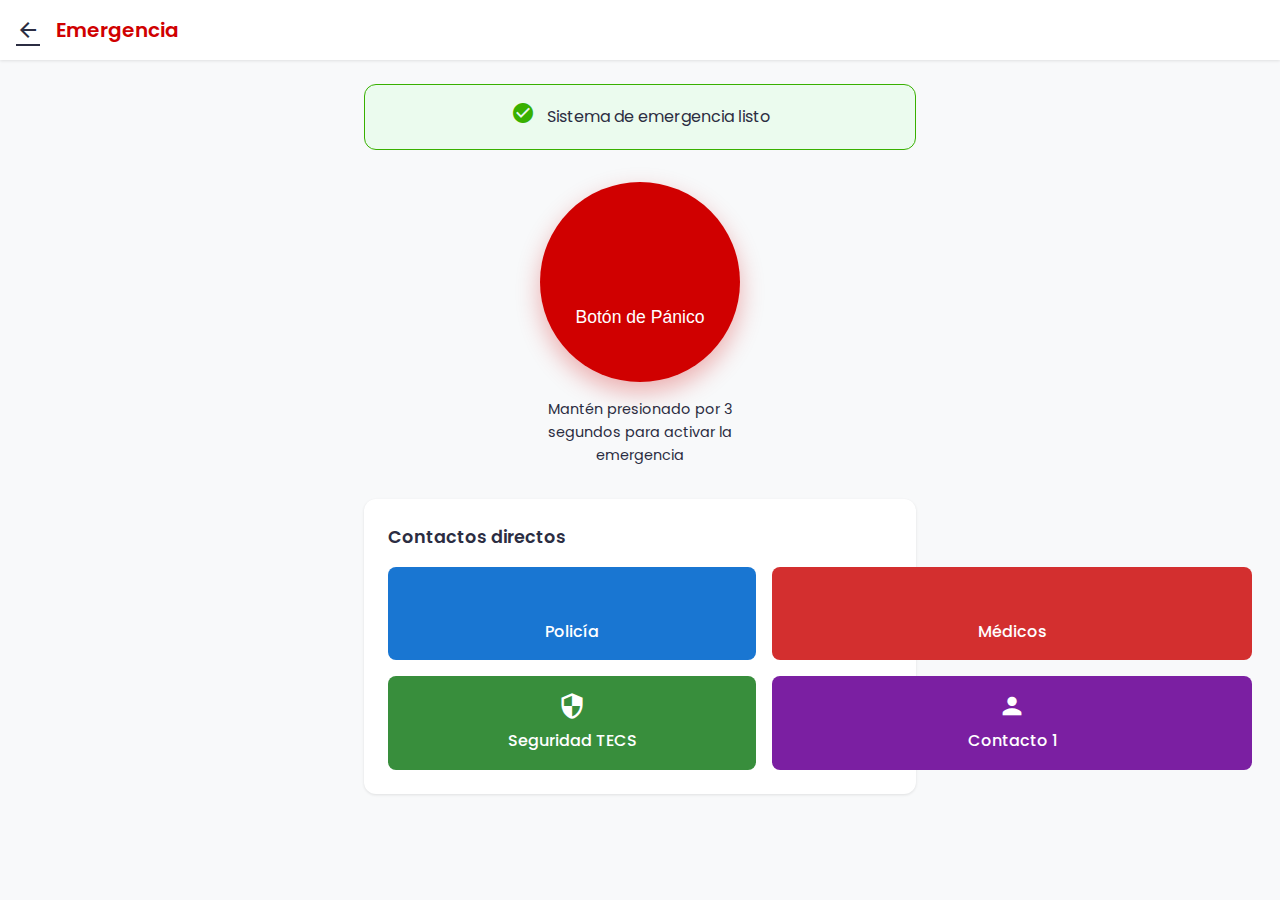
<file: SafeTECS/emergencia.html>
<!DOCTYPE html>
<html lang="es">
<head>
    <meta charset="UTF-8">
    <meta name="viewport" content="width=device-width, initial-scale=1.0, maximum-scale=1.0, user-scalable=no">
    <title>Emergencia - SafeTECS</title>
    <link rel="stylesheet" href="css/emergency.css">
    <link href="https://fonts.googleapis.com/icon?family=Material+Icons" rel="stylesheet">
    <link href="https://fonts.googleapis.com/css2?family=Poppins:wght@400;500;600;700&display=swap" rel="stylesheet">
</head>
<body>
    <!-- Header -->
    <header class="emergency-header">
        <a href="dashboard.html" class="back-btn">
            <span class="material-icons">arrow_back</span>
        </a>
        <h1>Emergencia</h1>
    </header>

    <!-- Contenido Principal -->
    <main class="emergency-container">
        <!-- Estado de Emergencia -->
        <div class="emergency-status" id="emergencyStatus">
            <div class="status-icon">
                <span class="material-icons">check_circle</span>
            </div>
            <p>Sistema de emergencia listo</p>
        </div>

        <!-- Botón de Pánico -->
        <div class="panic-button-container">
            <button id="panicButton" class="panic-button">
                <span class="material-icons">emergency</span>
                <span class="button-text">Botón de Pánico</span>
            </button>
            <p class="panic-instructions">
                Mantén presionado por 3 segundos para activar la emergencia
            </p>
        </div>

        <!-- Información de Emergencia -->
        <div class="emergency-info hidden" id="emergencyInfo">
            <div class="info-item">
                <span class="material-icons">location_on</span>
                <div>
                    <h3>Tu ubicación</h3>
                    <p id="userLocation">Obteniendo ubicación...</p>
                </div>
            </div>
            
            <div class="info-item">
                <span class="material-icons">access_time</span>
                <div>
                    <h3>Tiempo de respuesta</h3>
                    <p id="responseTime">Calculando...</p>
                </div>
            </div>
            
            <div class="info-item">
                <span class="material-icons">security</span>
                <div>
                    <h3>Personal alertado</h3>
                    <p id="staffAlerted">Enviando alertas...</p>
                </div>
            </div>
        </div>

        <!-- Contactos de Emergencia -->
        <div class="emergency-contacts">
            <h2>Contactos directos</h2>
            <div class="contacts-grid">
                <a href="tel:911" class="contact-card police">
                    <span class="material-icons">local_police</span>
                    <span>Policía</span>
                </a>
                
                <a href="tel:066" class="contact-card medical">
                    <span class="material-icons">medical_services</span>
                    <span>Médicos</span>
                </a>
                
                <a href="tel:5551234567" class="contact-card security">
                    <span class="material-icons">security</span>
                    <span>Seguridad TECS</span>
                </a>
                
                <a href="tel:5557654321" class="contact-card contact">
                    <span class="material-icons">person</span>
                    <span>Contacto 1</span>
                </a>
            </div>
        </div>
    </main>

    <!-- Modal de Confirmación -->
    <div class="modal-overlay hidden" id="confirmationModal">
        <div class="modal-content">
            <h2>¿Activar emergencia?</h2>
            <p>Se notificará inmediatamente al personal de seguridad</p>
            <div class="modal-buttons">
                <button id="cancelEmergency" class="btn btn-outline">Cancelar</button>
                <button id="confirmEmergency" class="btn btn-danger">Confirmar</button>
            </div>
        </div>
    </div>

    <script src="js/emergency.js" type="module"></script>
</body>
</html>
</file>
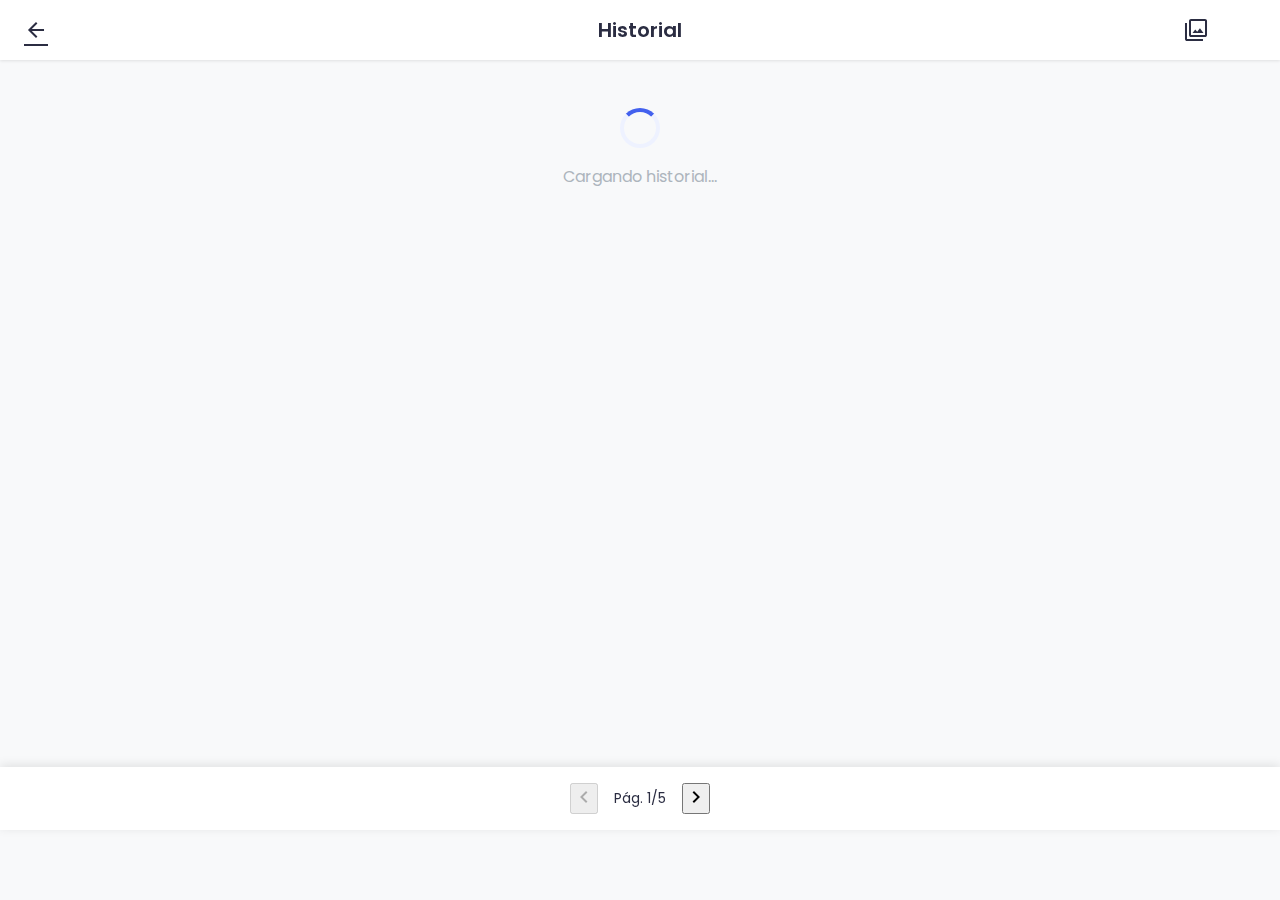
<file: SafeTECS/historial.html>
<!DOCTYPE html>
<html lang="es">
<head>
    <meta charset="UTF-8">
    <meta name="viewport" content="width=device-width, initial-scale=1.0, maximum-scale=1.0, user-scalable=no">
    <title>Historial - SafeTECS</title>
    <link rel="stylesheet" href="css/historial.css">
    <link href="https://fonts.googleapis.com/icon?family=Material+Icons" rel="stylesheet">
    <link href="https://fonts.googleapis.com/css2?family=Poppins:wght@400;500;600;700&display=swap" rel="stylesheet">
</head>
<body>
    <!-- Header -->
    <header class="history-header">
        <a href="dashboard.html" class="back-btn">
            <span class="material-icons">arrow_back</span>
        </a>
        <h1>Historial</h1>
        <button id="filterBtn" class="icon-btn">
            <span class="material-icons">filter_alt</span>
        </button>
    </header>

    <!-- Filtros Desplegables -->
    <div class="filters-dropdown hidden" id="filtersDropdown">
        <div class="filter-group">
            <label for="startDate">Desde:</label>
            <input type="date" id="startDate" class="filter-input">
        </div>
        <div class="filter-group">
            <label for="endDate">Hasta:</label>
            <input type="date" id="endDate" class="filter-input">
        </div>
        <div class="filter-group">
            <label for="accessType">Tipo:</label>
            <select id="accessType" class="filter-input">
                <option value="all">Todos</option>
                <option value="entry">Entradas</option>
                <option value="exit">Salidas</option>
            </select>
        </div>
        <div class="filter-actions">
            <button id="resetFilters" class="btn-outline">Limpiar</button>
            <button id="applyFilters" class="btn-primary">Aplicar</button>
        </div>
    </div>

    <!-- Contenido Principal -->
    <main class="history-container">
        <!-- Estado de Carga -->
        <div class="loading-state" id="loadingState">
            <div class="spinner"></div>
            <p>Cargando historial...</p>
        </div>

        <!-- Lista de Accesos -->
        <div class="access-list" id="accessList">
            <!-- Ejemplo de Item (se generará dinámicamente) -->
            <div class="access-item success">
                <div class="access-icon">
                    <span class="material-icons">login</span>
                </div>
                <div class="access-info">
                    <h3>Entrada - Edificio A</h3>
                    <p>20 May 2025 · 08:45 AM</p>
                </div>
                <span class="access-status">✓</span>
            </div>
        </div>

        <!-- Paginación Móvil -->
        <div class="pagination-mobile">
            <button id="prevPageMobile" disabled class="btn-icon">
                <span class="material-icons">chevron_left</span>
            </button>
            <span id="pageInfoMobile">Pág. 1/5</span>
            <button id="nextPageMobile" class="btn-icon">
                <span class="material-icons">chevron_right</span>
            </button>
        </div>
    </main>

    <!-- Modal Exportar -->
    <div class="modal-overlay hidden" id="exportModal">
        <div class="modal-content">
            <h2>Exportar Historial</h2>
            <p>Selecciona el formato de exportación:</p>
            <div class="export-options">
                <button id="exportPDF" class="btn-export">
                    <span class="material-icons">picture_as_pdf</span>
                    PDF
                </button>
                <button id="exportExcel" class="btn-export">
                    <span class="material-icons">description</span>
                    Excel
                </button>
            </div>
            <button id="closeExportModal" class="btn-close">
                <span class="material-icons">close</span>
            </button>
        </div>
    </div>

    <script src="js/historial.js" type="module"></script>
</body>
</html>
</file>
<file: SafeTECS/css/emergency.css>
:root {
    --danger: #d00000;
    --danger-light: #ffebee;
    --danger-dark: #b71c1c;
    --success: #38b000;
    --success-light: #ebfbee;
    --warning: #ffaa00;
    --warning-light: #fff3e0;
    --white: #ffffff;
    --gray-100: #f8f9fa;
    --gray-800: #2b2d42;
    --shadow-sm: 0 1px 3px rgba(0, 0, 0, 0.1);
    --shadow-md: 0 4px 6px rgba(0, 0, 0, 0.1);
    --radius-lg: 20px;
    --radius-md: 12px;
    --radius-sm: 8px;
    --transition: all 0.3s cubic-bezier(0.25, 0.8, 0.25, 1);
}

/* Base */
* {
    margin: 0;
    padding: 0;
    box-sizing: border-box;
    -webkit-tap-highlight-color: transparent;
}

body {
    font-family: 'Poppins', sans-serif;
    background-color: var(--gray-100);
    color: var(--gray-800);
    line-height: 1.6;
}

.hidden {
    display: none !important;
}

/* Header */
.emergency-header {
    position: sticky;
    top: 0;
    left: 0;
    right: 0;
    height: 60px;
    background-color: var(--white);
    display: flex;
    align-items: center;
    padding: 0 1rem;
    box-shadow: var(--shadow-sm);
    z-index: 100;
}

.back-btn {
    color: var(--gray-800);
    margin-right: 1rem;
    display: flex;
}

.emergency-header h1 {
    font-size: 1.25rem;
    font-weight: 600;
    color: var(--danger);
}

/* Contenedor Principal */
.emergency-container {
    padding: 1.5rem;
    padding-bottom: 2rem;
    max-width: 600px;
    margin: 0 auto;
}

/* Estado de Emergencia */
.emergency-status {
    background-color: var(--success-light);
    border-radius: var(--radius-md);
    padding: 1rem;
    margin-bottom: 2rem;
    display: flex;
    align-items: center;
    justify-content: center;
    gap: 0.75rem;
    border: 1px solid var(--success);
}

.emergency-status .status-icon {
    color: var(--success);
}

.emergency-status.alert {
    background-color: var(--danger-light);
    border-color: var(--danger);
    animation: pulse 1.5s infinite;
}

.emergency-status.alert .status-icon {
    color: var(--danger);
}

@keyframes pulse {
    0% { opacity: 1; }
    50% { opacity: 0.7; }
    100% { opacity: 1; }
}

/* Botón de Pánico */
.panic-button-container {
    text-align: center;
    margin-bottom: 2rem;
}

.panic-button {
    width: 200px;
    height: 200px;
    border-radius: 50%;
    background-color: var(--danger);
    color: var(--white);
    border: none;
    display: flex;
    flex-direction: column;
    align-items: center;
    justify-content: center;
    cursor: pointer;
    box-shadow: 0 10px 25px rgba(208, 0, 0, 0.3);
    transition: var(--transition);
    margin: 0 auto 1rem;
    position: relative;
    overflow: hidden;
}

.panic-button::before {
    content: '';
    position: absolute;
    top: 0;
    left: 0;
    width: 100%;
    height: 100%;
    background-color: rgba(255, 255, 255, 0.1);
    border-radius: 50%;
    transform: scale(0);
    transition: var(--transition);
}

.panic-button:active::before {
    transform: scale(1);
}

.panic-button .material-icons {
    font-size: 4rem;
    margin-bottom: 0.5rem;
}

.panic-button .button-text {
    font-size: 1.1rem;
    font-weight: 500;
}

.panic-instructions {
    color: var(--gray-800);
    font-size: 0.9rem;
    max-width: 250px;
    margin: 0 auto;
}

/* Información de Emergencia */
.emergency-info {
    background-color: var(--white);
    border-radius: var(--radius-md);
    padding: 1.5rem;
    margin-bottom: 2rem;
    box-shadow: var(--shadow-sm);
}

.info-item {
    display: flex;
    gap: 1rem;
    margin-bottom: 1.5rem;
}

.info-item:last-child {
    margin-bottom: 0;
}

.info-item .material-icons {
    color: var(--danger);
    font-size: 1.5rem;
}

.info-item h3 {
    font-size: 0.95rem;
    margin-bottom: 0.25rem;
    color: var(--gray-800);
}

.info-item p {
    font-size: 0.9rem;
    color: var(--gray-500);
}

/* Contactos de Emergencia */
.emergency-contacts {
    background-color: var(--white);
    border-radius: var(--radius-md);
    padding: 1.5rem;
    box-shadow: var(--shadow-sm);
}

.emergency-contacts h2 {
    font-size: 1.1rem;
    font-weight: 600;
    margin-bottom: 1rem;
    color: var(--gray-800);
}

.contacts-grid {
    display: grid;
    grid-template-columns: repeat(2, 1fr);
    gap: 1rem;
}

.contact-card {
    display: flex;
    flex-direction: column;
    align-items: center;
    justify-content: center;
    padding: 1rem;
    border-radius: var(--radius-sm);
    text-decoration: none;
    color: var(--white);
    font-weight: 500;
    transition: var(--transition);
    min-height: 80px;
}

.contact-card .material-icons {
    font-size: 1.75rem;
    margin-bottom: 0.5rem;
}

.contact-card.police {
    background-color: #1976d2;
}

.contact-card.medical {
    background-color: #d32f2f;
}

.contact-card.security {
    background-color: #388e3c;
}

.contact-card.contact {
    background-color: #7b1fa2;
}

.contact-card:active {
    transform: translateY(2px);
}

/* Modal de Confirmación */
.modal-overlay {
    position: fixed;
    top: 0;
    left: 0;
    right: 0;
    bottom: 0;
    background-color: rgba(0, 0, 0, 0.5);
    display: flex;
    align-items: center;
    justify-content: center;
    z-index: 1000;
    padding: 1rem;
}

.modal-content {
    background-color: var(--white);
    border-radius: var(--radius-md);
    padding: 1.5rem;
    width: 100%;
    max-width: 400px;
    text-align: center;
    animation: modalIn 0.3s ease;
}

@keyframes modalIn {
    from { opacity: 0; transform: translateY(20px); }
    to { opacity: 1; transform: translateY(0); }
}

.modal-content h2 {
    font-size: 1.25rem;
    margin-bottom: 0.5rem;
    color: var(--danger);
}

.modal-content p {
    font-size: 0.9rem;
    color: var(--gray-500);
    margin-bottom: 1.5rem;
}

.modal-buttons {
    display: flex;
    gap: 1rem;
}

.btn {
    flex: 1;
    padding: 0.875rem;
    border-radius: var(--radius-md);
    font-weight: 500;
    cursor: pointer;
    transition: var(--transition);
}

.btn-outline {
    background-color: transparent;
    color: var(--gray-800);
    border: 2px solid var(--gray-200);
}

.btn-danger {
    background-color: var(--danger);
    color: var(--white);
    border: none;
}

.btn-danger:active {
    background-color: var(--danger-dark);
}

/* Responsive */
@media (max-width: 480px) {
    .emergency-container {
        padding: 1rem;
    }
    
    .panic-button {
        width: 180px;
        height: 180px;
    }
    
    .contacts-grid {
        grid-template-columns: 1fr;
    }
}
</file>
<file: SafeTECS/css/historial.css>
:root {
    --primary: #4361ee;
    --primary-light: #eef2ff;
    --success: #38b000;
    --success-light: #ebfbee;
    --error: #d00000;
    --error-light: #ffebee;
    --white: #ffffff;
    --gray-100: #f8f9fa;
    --gray-200: #e9ecef;
    --gray-500: #adb5bd;
    --gray-800: #2b2d42;
    --shadow-sm: 0 1px 3px rgba(0, 0, 0, 0.1);
    --radius-lg: 20px;
    --radius-md: 12px;
    --radius-sm: 8px;
    --transition: all 0.3s ease;
}

/* Base */
* {
    margin: 0;
    padding: 0;
    box-sizing: border-box;
    -webkit-tap-highlight-color: transparent;
}

body {
    font-family: 'Poppins', sans-serif;
    background-color: var(--gray-100);
    color: var(--gray-800);
    line-height: 1.6;
}

.hidden {
    display: none !important;
}

/* Header */
.history-header {
    position: sticky;
    top: 0;
    left: 0;
    right: 0;
    height: 60px;
    background-color: var(--white);
    display: flex;
    align-items: center;
    justify-content: space-between;
    padding: 0 1rem;
    box-shadow: var(--shadow-sm);
    z-index: 100;
}

.back-btn, .icon-btn {
    width: 40px;
    height: 40px;
    display: flex;
    align-items: center;
    justify-content: center;
    background: none;
    border: none;
    color: var(--gray-800);
    border-radius: 50%;
    cursor: pointer;
}

.history-header h1 {
    font-size: 1.25rem;
    font-weight: 600;
}

/* Filtros */
.filters-dropdown {
    background-color: var(--white);
    padding: 1.5rem;
    border-radius: 0 0 var(--radius-md) var(--radius-md);
    box-shadow: 0 4px 6px rgba(0, 0, 0, 0.1);
    margin-bottom: 1rem;
    animation: slideDown 0.3s ease;
}

@keyframes slideDown {
    from { transform: translateY(-20px); opacity: 0; }
    to { transform: translateY(0); opacity: 1; }
}

.filter-group {
    margin-bottom: 1rem;
}

.filter-group label {
    display: block;
    font-size: 0.875rem;
    margin-bottom: 0.5rem;
    color: var(--gray-800);
    font-weight: 500;
}

.filter-input {
    width: 100%;
    padding: 0.75rem;
    border: 1px solid var(--gray-200);
    border-radius: var(--radius-sm);
    font-family: 'Poppins', sans-serif;
}

.filter-actions {
    display: flex;
    gap: 1rem;
    margin-top: 1.5rem;
}

.btn-primary, .btn-outline {
    flex: 1;
    padding: 0.875rem;
    border-radius: var(--radius-sm);
    font-weight: 500;
    cursor: pointer;
    transition: var(--transition);
}

.btn-primary {
    background-color: var(--primary);
    color: var(--white);
    border: none;
}

.btn-outline {
    background-color: transparent;
    color: var(--primary);
    border: 1px solid var(--primary);
}

/* Lista de Accesos */
.history-container {
    padding: 1rem;
    padding-bottom: 80px;
}

.loading-state {
    display: flex;
    flex-direction: column;
    align-items: center;
    justify-content: center;
    padding: 2rem;
    color: var(--gray-500);
}

.spinner {
    width: 40px;
    height: 40px;
    border: 4px solid var(--primary-light);
    border-top-color: var(--primary);
    border-radius: 50%;
    animation: spin 1s linear infinite;
    margin-bottom: 1rem;
}

@keyframes spin {
    to { transform: rotate(360deg); }
}

.access-list {
    display: flex;
    flex-direction: column;
    gap: 0.75rem;
}

.access-item {
    background-color: var(--white);
    border-radius: var(--radius-md);
    padding: 1rem;
    display: flex;
    align-items: center;
    gap: 1rem;
    box-shadow: var(--shadow-sm);
}

.access-icon {
    width: 40px;
    height: 40px;
    border-radius: 50%;
    display: flex;
    align-items: center;
    justify-content: center;
    color: var(--white);
}

.access-item.success .access-icon {
    background-color: var(--success-light);
    color: var(--success);
}

.access-item.error .access-icon {
    background-color: var(--error-light);
    color: var(--error);
}

.access-info {
    flex: 1;
}

.access-info h3 {
    font-size: 0.95rem;
    margin-bottom: 0.25rem;
}

.access-info p {
    font-size: 0.8rem;
    color: var(--gray-500);
}

.access-status {
    font-size: 1.2rem;
    font-weight: bold;
}

.access-item.success .access-status {
    color: var(--success);
}

.access-item.error .access-status {
    color: var(--error);
}

/* Paginación Móvil */
.pagination-mobile {
    position: fixed;
    bottom: 70px;
    left: 0;
    right: 0;
    background-color: var(--white);
    display: flex;
    justify-content: center;
    align-items: center;
    gap: 1rem;
    padding: 1rem;
    box-shadow: 0 -2px 10px rgba(0, 0, 0, 0.1);
}

#pageInfoMobile {
    font-size: 0.875rem;
}

/* Modal Exportar */
.modal-overlay {
    position: fixed;
    top: 0;
    left: 0;
    right: 0;
    bottom: 0;
    background-color: rgba(0, 0, 0, 0.5);
    display: flex;
    align-items: center;
    justify-content: center;
    z-index: 1000;
    padding: 1rem;
}

.modal-content {
    background-color: var(--white);
    border-radius: var(--radius-md);
    padding: 1.5rem;
    width: 100%;
    max-width: 320px;
    text-align: center;
    position: relative;
    animation: modalIn 0.3s ease;
}

@keyframes modalIn {
    from { opacity: 0; transform: scale(0.9); }
    to { opacity: 1; transform: scale(1); }
}

.modal-content h2 {
    font-size: 1.25rem;
    margin-bottom: 0.5rem;
}

.modal-content p {
    font-size: 0.9rem;
    color: var(--gray-500);
    margin-bottom: 1.5rem;
}

.export-options {
    display: flex;
    gap: 1rem;
    margin-bottom: 1rem;
}

.btn-export {
    flex: 1;
    padding: 1rem;
    border-radius: var(--radius-sm);
    background-color: var(--gray-100);
    border: none;
    display: flex;
    flex-direction: column;
    align-items: center;
    gap: 0.5rem;
    cursor: pointer;
    transition: var(--transition);
}

.btn-export:active {
    transform: scale(0.98);
}

.btn-close {
    position: absolute;
    top: 0.5rem;
    right: 0.5rem;
    background: none;
    border: none;
    color: var(--gray-500);
    cursor: pointer;
}

/* Responsive */
@media (min-width: 768px) {
    .history-container {
        max-width: 800px;
        margin: 0 auto;
    }
    
    .filters-dropdown {
        display: grid;
        grid-template-columns: repeat(3, 1fr);
        gap: 1rem;
        align-items: end;
    }
    
    .filter-actions {
        margin-top: 0;
    }
}
</file>
